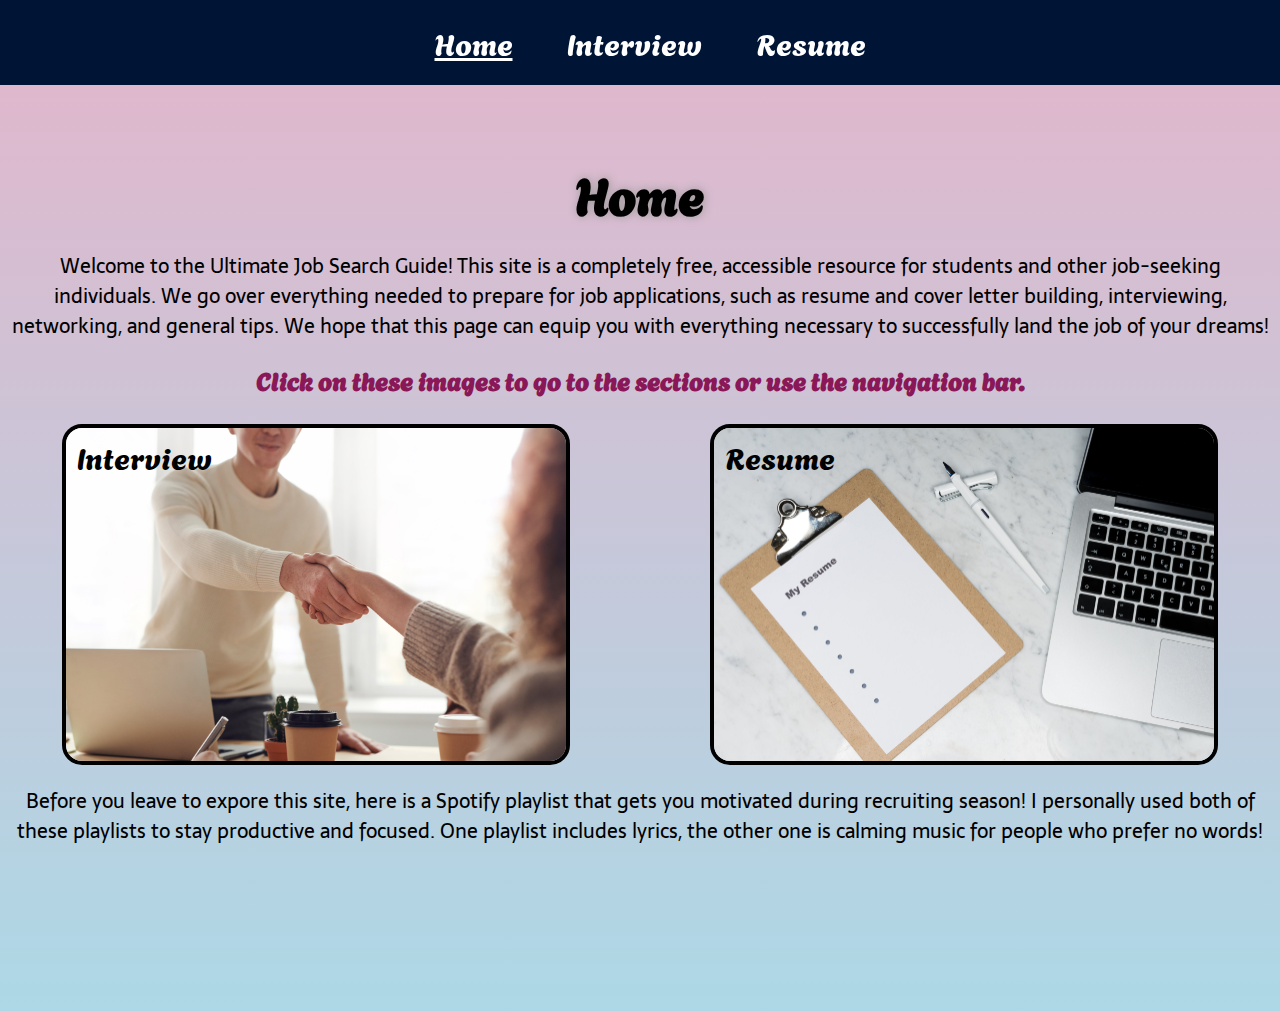
<file: index.html>
<!DOCTYPE html>
<html lang="en">
<head>
    <meta charset="UTF-8">
    <meta name="viewport" content="width=device-width, initial-scale=1.0">
    <link rel="stylesheet" href="css/reset.css">
    <link rel="stylesheet" href="css/style.css">
    <link rel="stylesheet" href="https://fonts.googleapis.com/css?family=Agbalumo">
    <link rel="stylesheet" href="https://fonts.googleapis.com/css?family=Sarala">
    <link rel="stylesheet" href="https://fonts.googleapis.com/css2?family=Material+Symbols+Outlined:opsz,wght,FILL,GRAD@24,400,0,0" />
    <link rel="stylesheet" href="https://fonts.googleapis.com/css2?family=Material+Symbols+Outlined:opsz,wght,FILL,GRAD@20..48,100..700,0..1,-50..200" />
    
    <script src="js/index.js"></script>

    <title>Home</title>
</head>
<body>
    <div class = "skip"><a href = "">Skip to Main Content</a></div>
    <div class = "sidenav">
        <i id="closenav" class="material-symbols-outlined">Close</i>
        <a class = "active" href = "index.html">Home</a>
        <a href = "interview.html">Interview</a>
        <a href = "resume.html">Resume</a>
    </div> 
    <div class = "nav">
        <ul>
            <li><a class = "active" href = "index.html">Home</a></li>
            <li><a href = "interview.html">Interview</a></li>
            <li><a href = "resume.html">Resume</a></li>
        </ul>
    </div> 
    <i id="menu" class="material-symbols-outlined">
        Menu
    </i>
    <h1>Home</h1>
    <p>Welcome to the Ultimate Job Search Guide! This site is a completely free, accessible resource for students and other job-seeking individuals. 
        We go over everything needed to prepare for job applications, such as resume and cover letter building, interviewing, networking, and general tips. 
        We hope that this page can equip you with everything necessary to successfully land the job of your dreams! </p>
    <h2>Click on these images to go to the sections or use the navigation bar.</h2>
   
    <div class="container">
    <a href="interview.html">
        <div class="text">
        <img src="img/interview.jpg"  width = "500">
        <div class="overlay">Interview</div>
        </div>
    </a>
    <a href="resume.html">
        <div class="text">
        <img src="img/resume.jpg" width ="500"> 
        <div class="overlay">Resume</div>
        <!-- photo by Markus Winkler on Pexels.com -->
        </div>
    </a>
    </div>
    <p>Before you leave to expore this site, here is a Spotify playlist that gets you motivated during recruiting season! 
        I personally used both of these playlists to stay productive and focused. One playlist includes lyrics, the other one is calming music for people who prefer no words!</p>
    <div class="playlist">
        <iframe style="border-radius:12px" src="https://open.spotify.com/embed/playlist/0kspFYtGh7r1y0VMIA2HpT?utm_source=generator&theme=0" width="100%" height="152" frameBorder="0" allowfullscreen="" allow="autoplay; clipboard-write; encrypted-media; fullscreen; picture-in-picture" loading="lazy"></iframe>
        <iframe style="border-radius:12px" src="https://open.spotify.com/embed/playlist/2dIrLTQbLKkxq0XSDTScxf?utm_source=generator" width="100%" height="152" frameBorder="0" allowfullscreen="" allow="autoplay; clipboard-write; encrypted-media; fullscreen; picture-in-picture" loading="lazy"></iframe>
    </div>
</body>
</file>
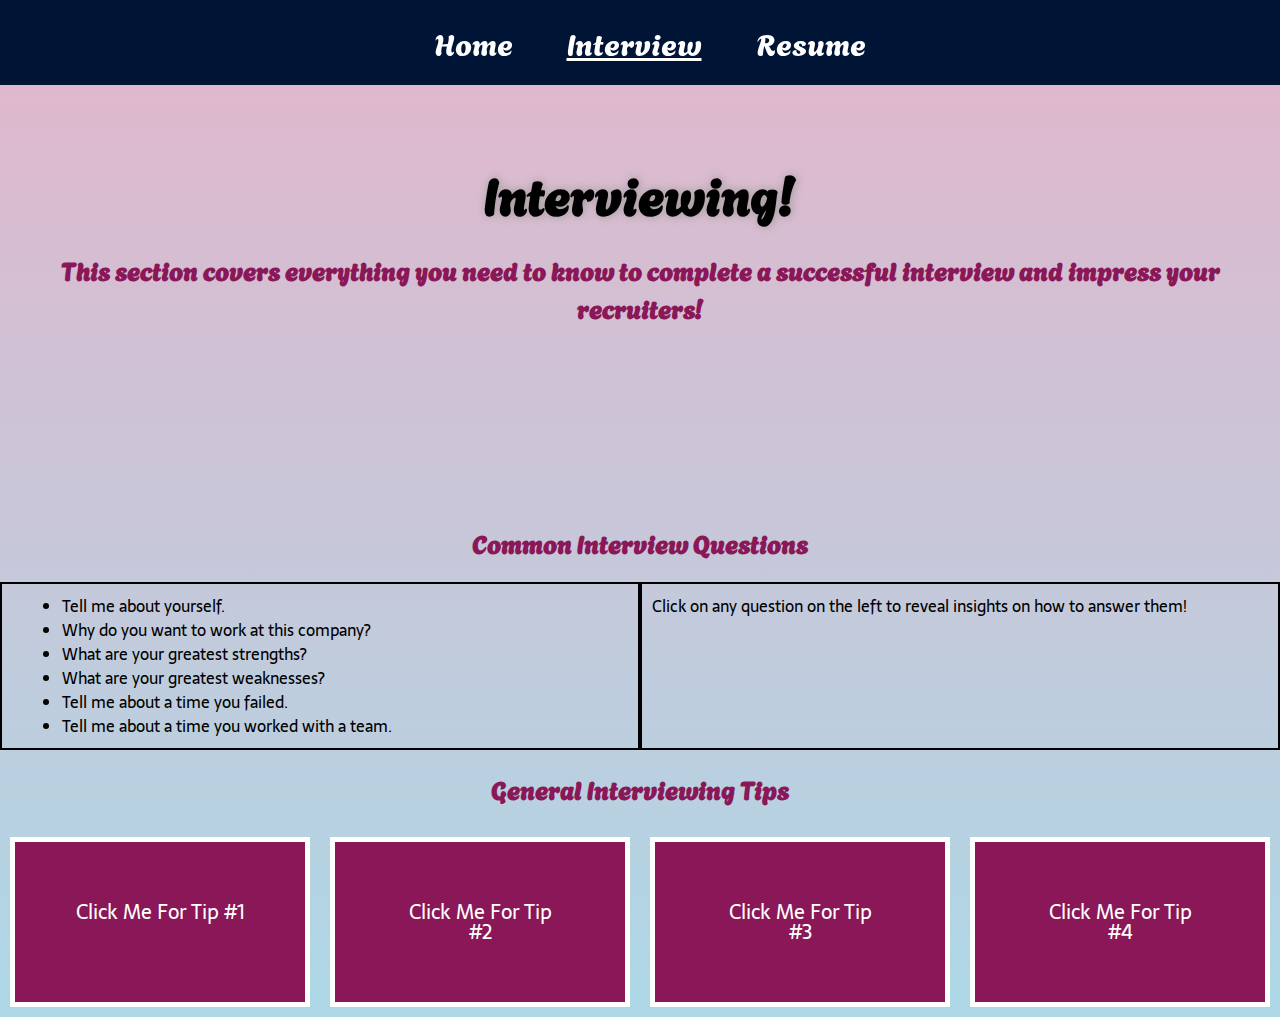
<file: interview.html>
<!DOCTYPE html>
<html lang="en">
<head>
    <meta charset="UTF-8">
    <meta name="viewport" content="width=device-width, initial-scale=1.0">
    <link rel="stylesheet" href="css/reset.css">
    <link rel="stylesheet" href="css/style.css">
    <link rel="stylesheet" href="https://fonts.googleapis.com/css?family=Agbalumo">
    <link rel="stylesheet" href="https://fonts.googleapis.com/css?family=Sarala">
    <link rel="stylesheet" href="https://fonts.googleapis.com/css2?family=Material+Symbols+Outlined:opsz,wght,FILL,GRAD@24,400,0,0" />
    <link rel="stylesheet" href="https://fonts.googleapis.com/css2?family=Material+Symbols+Outlined:opsz,wght,FILL,GRAD@20..48,100..700,0..1,-50..200" />

    <script src="js/index.js"></script>


    <title>Interview</title>
</head>
<body>
    <div class = "skip" class="material-symbols-outlined"><a href = "">Skip to Main Content</a></div>
    <div class = "sidenav" >
        <i id="closenav" class="material-symbols-outlined">Close</i>
        <a href = "index.html">Home</a>
        <a class = "active" href = "interview.html">Interview</a>
        <a href = "resume.html">Resume</a>
    </div> 
    <div class = "nav">
        <ul>
            <li><a href = "index.html">Home</a></li>
            <li><a class = "active" href = "interview.html">Interview</a></li>
            <li><a href = "resume.html">Resume</a></li>
        </ul>
        </div> 
        <i id="menu" class="material-symbols-outlined">Menu</i>
    <h1>Interviewing!</h1>
    <h2>This section covers everything you need to know to complete a successful interview and impress your recruiters!</h2>
    <p><iframe width="400" height="200" src="https://www.youtube.com/embed/IV30jAw7dxA"></iframe></p>
    <h2>Common Interview Questions</h2>
    <div class="table">
        <div class="list">
            <ul>
                <li id="tell">Tell me about yourself.</li>
                <li id="why">Why do you want to work at this company?</li>
                <li id="strength">What are your greatest strengths?</li>
                <li id="weakness">What are your greatest weaknesses?</li>
                <li id="fail">Tell me about a time you failed.</li>
                <li id="team">Tell me about a time you worked with a team.</li>
            </ul>
        </div>
        <div class="answers">
            Click on any question on the left to reveal insights on how to answer them! 
        </div>
    </div>
    <h2>General Interviewing Tips</h2>
    <div class="cardholder">
    <div class="card" id="one">
        <p>Click Me For Tip #1</p>
    </div>
    <div class="card" id="two">
        <p>Click Me For Tip #2</p>
    </div>
    <div class="card" id="three">
        <p>Click Me For Tip #3</p>
    </div>
    <div class="card" id="four">
        <p>Click Me For Tip #4</p>
    </div>
    </div>
</body>
</file>
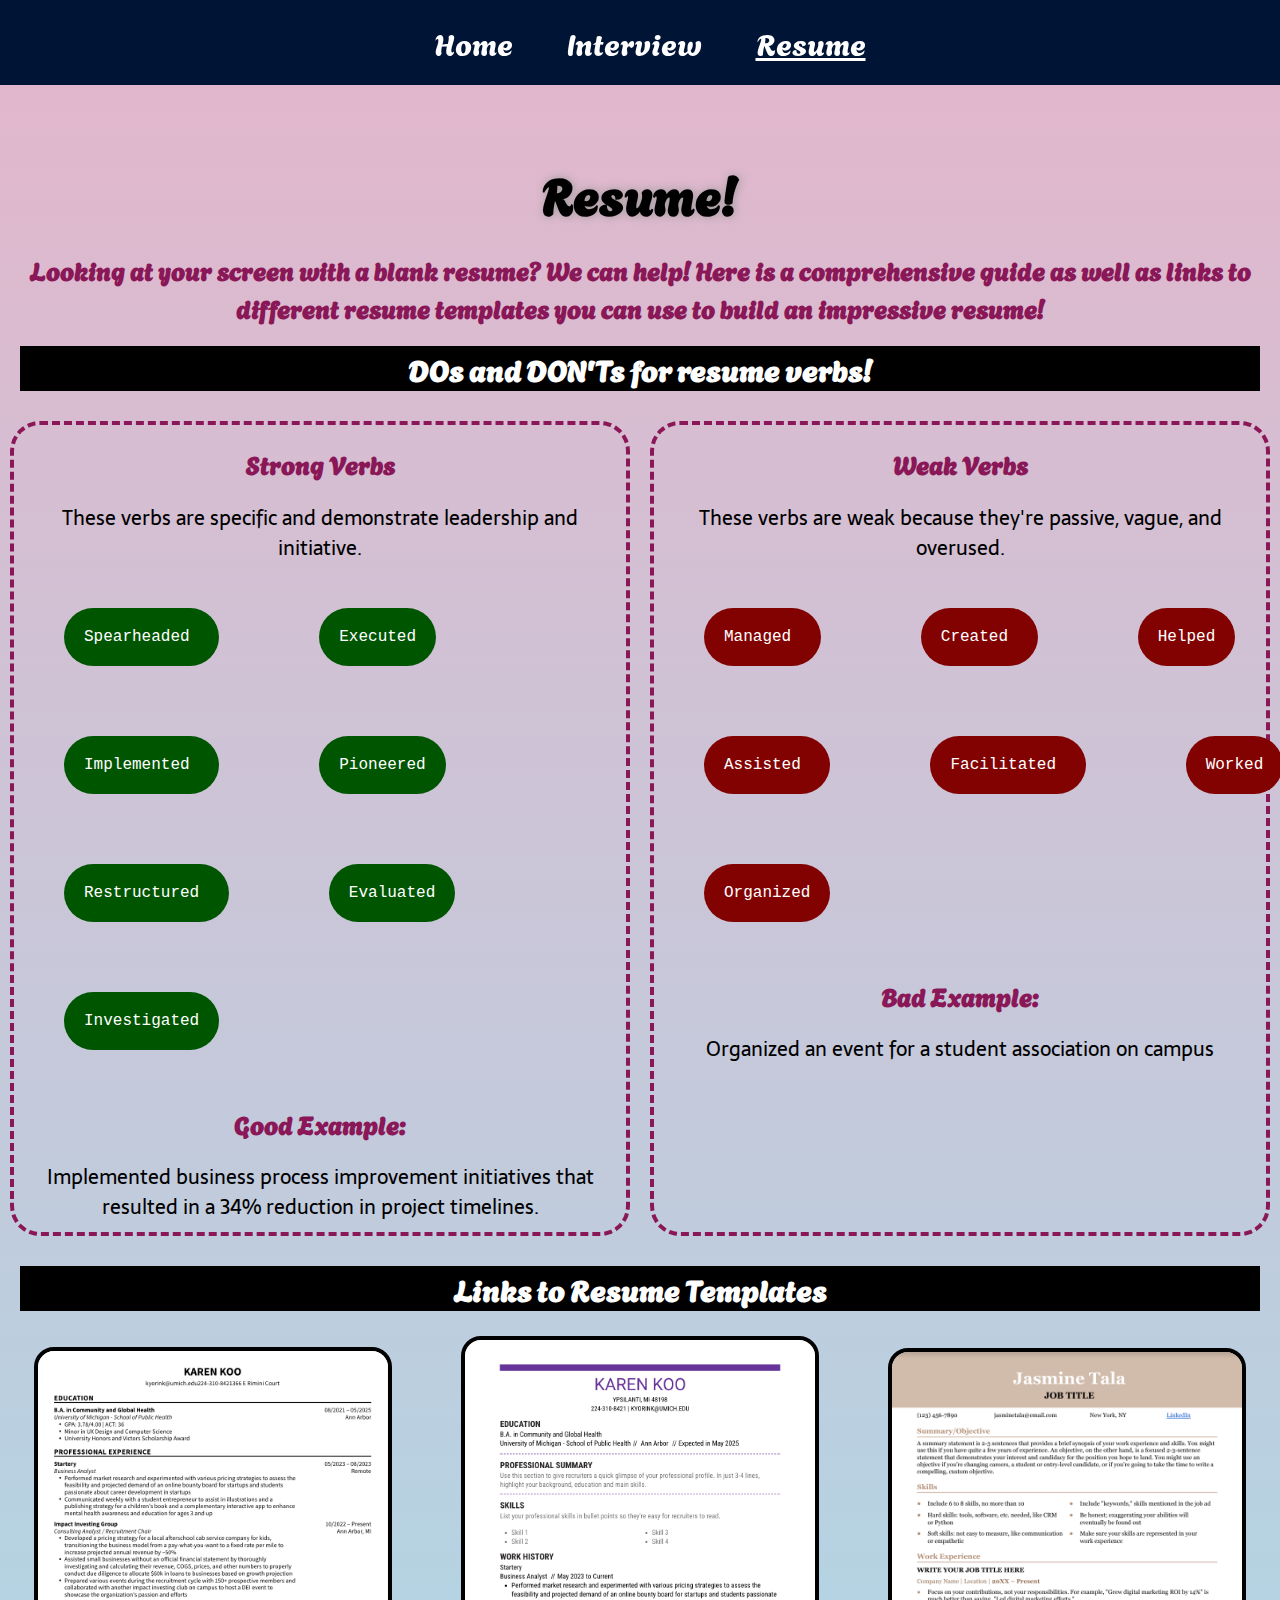
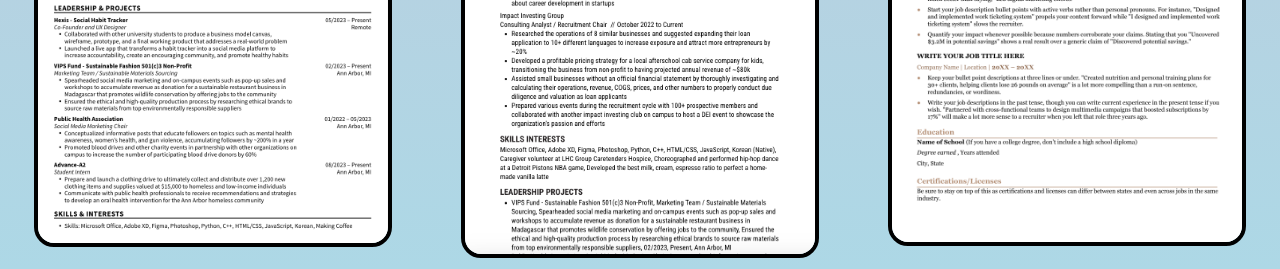
<file: resume.html>
<!DOCTYPE html>
<html lang="en">
<head>
    <meta charset="UTF-8">
    <meta name="viewport" content="width=device-width, initial-scale=1.0">
    <link rel="stylesheet" href="css/reset.css">
    <link rel="stylesheet" href="css/style.css">
    <link rel="stylesheet" href="https://fonts.googleapis.com/css?family=Sarala">
    <link rel="stylesheet" href="https://fonts.googleapis.com/css2?family=Material+Symbols+Outlined:opsz,wght,FILL,GRAD@24,400,0,0" />
    <link rel="stylesheet" href="https://fonts.googleapis.com/css2?family=Material+Symbols+Outlined:opsz,wght,FILL,GRAD@20..48,100..700,0..1,-50..200" />
    <link rel="stylesheet" href="https://fonts.googleapis.com/css?family=Agbalumo">


    <script src="js/index.js"></script>


    <title>Resume</title>
</head>
<body>
    <div class = "skip"><a href = "">Skip to Main Content</a></div>
    <div class = "sidenav">
        <i id="closenav" class="material-symbols-outlined">Close</i>
        <a href = "index.html">Home</a>
        <a href = "interview.html">Interview</a>
        <a class = "active" href = "resume.html">Resume</a>
    </div> 
    <div class = "nav">
        <ul>
            <li><a href = "index.html">Home</a></li>
            <li><a href = "interview.html">Interview</a></li>
            <li><a class = "active" href = "resume.html">Resume</a></li>
        </ul>
        </div> 
        <i id="menu" class="material-symbols-outlined">
            Menu
        </i>
    <h1>Resume!</h1>
    <h2>Looking at your screen with a blank resume? We can help! Here is a comprehensive guide as well as links to different resume templates you can use to build an impressive resume!</h2>
    <h2 class="verbs">DOs and DON'Ts for resume verbs!</h2>
    <div class="verb-container">
    <div class="column"> 
        <h2>Strong Verbs</h2>
        <p>These verbs are specific and demonstrate leadership and initiative.</p>
        <div class="do">
            Spearheaded
        </div>
        <div class="do">
            Executed
        </div>
        <div class="do">
            Implemented
        </div>
        <div class="do">
            Pioneered
        </div>
        <div class="do">
            Restructured
        </div>
        <div class="do">
            Evaluated
        </div>
        <div class="do">
            Investigated
        </div>
        <h2>Good Example: </h2>
        <p>Implemented business process improvement initiatives that resulted in a 34% reduction in project timelines.</p>
    </div>
    <div class="column"> 
        <h2>Weak Verbs</h2>
        <p>These verbs are weak because they're passive, vague, and overused. </p>
        <div class="dont">
            Managed
        </div>
        <div class="dont">
            Created
        </div>
        <div class="dont">
            Helped
        </div>
        <div class="dont">
            Assisted
        </div>
        <div class="dont">
            Facilitated
        </div>
        <div class="dont">
            Worked
        </div>
        <div class="dont">
            Organized
        </div>
        <h2>Bad Example: </h2>
        <p>Organized an event for a student association on campus</p>
    </div>
    </div>
    <h2 class="verbs">Links to Resume Templates</h2>
    <div class="resume-container">
    <a target="_blank" href="https://flowcv.com/dashboard">
        <img src="img/flowcv.png" width="350" height="500"></img>
    </a>
    <a target="_blank" href="https://www.myperfectresume.com/">
        <img src="img/myperfectresume.png" width="350" height="500"></img>
    </a>
    <a target="_blank" href="https://docs.google.com/document/d/1wWVpkk8oH9Id2da0V_Ymz3RgxfQ0kfKCHlXTQ63Z5r4/template/preview">
        <img src="img/classyresume.png" width="350" height="500"></img>
    </a>
    </div>
</body>
</file>
<file: css/style.css>
h1 { 
    font-size: 50px;
    color: black; 
    font-family: "Agbalumo", sans-serif;
    font-style: normal;
    margin-bottom: 20px;
    text-align: center;
    text-shadow: rgb(157, 155, 155) 1px 0 10px;

}

body {
    background-color: #e4b5cb;
    background-image: linear-gradient(#e4b5cb, lightblue);
    font-family: "Sarala", sans-serif;
    line-height: 1.5;
    font-style: normal;
}

.column {
    border: 4px #8a1757 dashed;
    border-radius: 30px;
}

.do {
    background-color: rgb(0, 85, 0);
    color: white;
    border-radius: 80px;
    display: inline;
    margin: 50px;
    padding: 20px;
    line-height: 8;
    font-family: 'Courier New', Courier, monospace;
}   

.dont {
    background-color:  rgb(130, 2, 2);
    color: white;
    border-radius: 80px;
    display: inline;
    margin: 50px;
    padding: 20px;
    line-height: 8;
    font-family: 'Courier New', Courier, monospace;
}
.playlist {
    display:grid; 
    grid-template-columns: 1fr 1fr;
    gap: 15px; 
    margin: 5px; 
}

iframe {
    height: auto; 
}

.list, .answers {
    padding: 10px;
    border: 2px black solid; 
}

.list ul {
    margin-left: 50px;
}

.list li:hover {
    text-decoration: underline;
}
.table {
    display: grid; 
    grid-template-columns: 1fr 1fr;
}

.answers {
    padding: 10px; 
}
p {
    margin: 10px;
    font-style: normal;
    text-align: center;
}

#menu {
    font-size: 50px; 
    color: #8a1757; 
}

.sidenav {
    height: 100%; /* 100% Full-height */
    width: 0; 
    position: fixed; /* Stay in place */
    z-index: 1; /* Stay on top */
    top: 0; /* Stay at the top */
    left: 0;
    background-color: white; /* Black*/
    overflow-x: hidden; /* Disable horizontal scroll */
    padding-top: 60px; /* Place content 60px from the top */
    transition: 0.5s; /* 0.5 second transition effect to slide in the sidenav */
  }


  @keyframes pulse {
    0% {
      transform: scale(1); /* Initial scale */
    }
    50% {
      transform: scale(1.1); /* Scale up */
    }
    100% {
      transform: scale(1); /* Return to initial scale */
    }
  }
  
  h1 {
    animation-name: pulse;
    animation-duration: 2s; /* Duration of the animation */
    animation-iteration-count: 3; /* Make the animation loop */
    animation-timing-function: ease-in-out; /* Use ease-in-out timing */
  }

.sidenav .active {
    text-decoration: underline;
}

.sidenav a {
    padding: 8px 8px 8px 32px;
    text-decoration: none;
    font-size: 25px;
    font-family: "Agbalumo", sans-serif;
    color: black;
    display: block;
    transition: 0.3s;
  }

  .sidenav a:hover {
    color: gray;
  }

  .sidenav .closebtn {
    position: absolute;
    top: 0;
    right: 25px;
    font-size: 36px;
    margin-left: 50px;
  }
  
  
  

.nav {
    display:none; 
}


h2 {
    font-size: 20px;
    margin: 20px;
    color: #8a1757; 
    text-align: center; 
    font-family: "Agbalumo", sans-serif;
    font-style: normal;
}



.container {
    display:grid;
    grid-template-columns: 1fr;
    gap: 15px;
    justify-items: center;
}

.text {
    position: relative; 
    text-align: center; 
    color: white;
    display: inline-block;
}

.overlay {
    position:absolute;
    top: 15px; 
    left: 20px; 
    font-size: 20px;
    color: black;
    font-family: "Agbalumo", sans-serif;
}


img {
    margin: 5px;
    border: solid black 4px;
    border-radius: 20px;
    max-width: 100%;
}

img:hover {
    border: none; 
}


.nav ul {
    text-align: center;

}
  
.skip a{
    background: white;
    left: 0;
    top: -40px;
    padding: 6px;
    -webkit-transition: top 1s ease-out;
    transition: top 1ss ease-out;
    z-index: 1;
    position: absolute; 
  }

  .skip a:hover, .skip a:focus{
    background: gray;
    left: 0;
    top: 20px;
    padding: 6px;
    -webkit-transition: top 1s ease-out;
    transition: top 1ss ease-out;
    z-index: 1;
    position: absolute; 
  }

  .resume-container {
    display: grid;
    grid-template-columns: 1fr;
    justify-content: center;
    align-items: center;
    margin: auto; 
  }

  .resume-container a {
    margin: auto; 
  }

  .verbs {
    font-size: 30px;
    color: white;
    font-family: "Agbalumo", sans-serif;
    background-color: black;
  }

  img {
    height:auto;
  }

  .verb-container {
    display: flex; 
  }

  .column {
    flex: 1; 
    margin: 10px; 
  }


.card {
    width: 1fr;
    height: auto;
    padding: 50px;
    text-align: center;
    margin: 10px;
    cursor: pointer;
    background: #8a1757;
    color: white;
    border: 5px solid white;
    line-height: 1;
    font-family: "Sarala", sans-serif;
    font-size: 20px;
}


.cardholder {
    display: grid;
    grid-template-columns: 1fr;
}


@media screen and (prefers-reduced-motion: reduce) {
    h1,
    body,
    .playlist,
    iframe,
    p,
    #menu,
    .nav,
    h2,
    .container,
    .sidenav,
    .text,
    .sidenav a,
    .overlay,
    img,
    .nav ul,
    .card,
    .cardholder {
        transition: none;
        animation: none;
    }
}
/* tablet */ 
@media only screen and (min-width: 760px) {

    #sidenav {
        display: none; 
    }


      
    .nav {
        display: block;
        background-color: #001435; 
        position: fixed;
        width: 100%;
        top:0px;
        z-index: 1000;
        padding: 10px;
    }

    .nav a {
        font-size: 20px;
        font-family: "Agbalumo", sans-serif;
        font-style: normal;
        z-index: 1; 
        text-decoration: none;
        position: relative;
        transition: all .35s;
        color: white;
        padding: 15px;
        text-align: center;
    }

    .nav a:hover {
        font-size: 25px; 
    }

    .nav .active {
        text-decoration: underline;
    }

    h1 {
        margin-top: 100px;
    }

    .cardholder{
        grid-template-columns: 1fr 1fr;

    }

    .container {
        grid-template-columns: 1fr 1fr;
    }

    h2 {
        font-size: 25px;
    }

    #verbs {
        font-size: 40px;
    }
    
}


/* desktop */ 
@media only screen and (min-width: 1024px) {

    .sidenav {
        display: none; 
    }
    
    .cardholder {
        grid-template-columns: 1fr 1fr 1fr 1fr;
    }

    .resume-container {
        grid-template-columns: 1fr 1fr 1fr;
    }


    .nav li {
        display: inline-block;
        font-family: "Agbalumo", sans-serif;
        margin: 10px; 
        font-size: 30px;
    }
    .nav a:after {
        display: block;
        position: absolute;
        top: 0;
        left: 0;
        bottom: 0;
        right: 0;
        margin: auto;
        width: 100%;
        height: 1px;
        content: '.';
        color: transparent;
        background: rgb(46, 66, 127);
        visibility: none;
        opacity: 0;
        z-index: -1;
    }
    
    .nav a, .nav a:after, .nav a:before {
        transition: all .5s; 
        font-size: 30px;
    }
    
    .nav a:hover:after {
        opacity: 1;
        visibility: visible;
        height: 100%;
    }
    .nav a:hover {
        background-color: rgb(46, 66, 127);
    }

    .overlay {
        font-size: 30px; 
    }
    p {
        font-size: 20px;
    }
      
}
</file>
